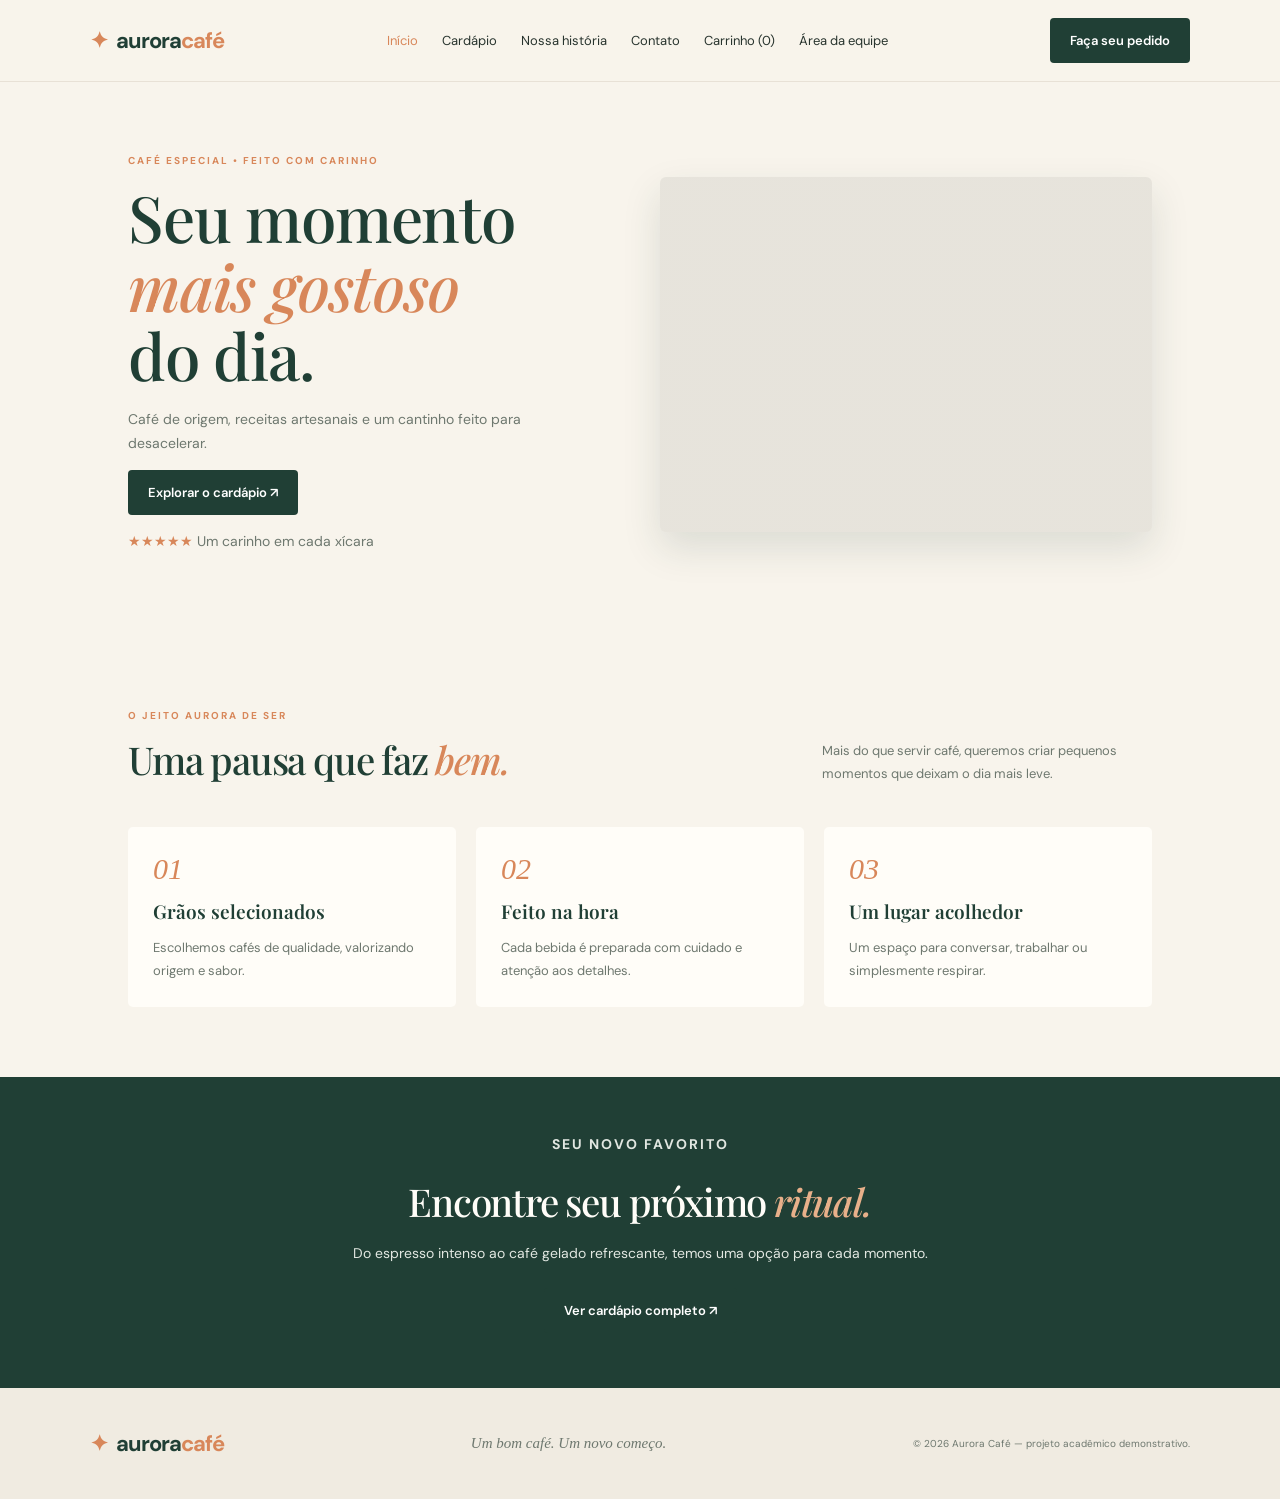
<file: index.html>
<!DOCTYPE html>
<html lang="pt-BR"><head><meta charset="UTF-8"><meta name="viewport" content="width=device-width, initial-scale=1.0"><meta name="description" content="Aurora Café: cafés especiais e receitas artesanais."><title>Início | Aurora Café</title><link rel="stylesheet" href="style.css"></head><body>
<header class="topo">
  <a class="marca" href="index.html"><span class="estrela">✦</span> aurora<span class="cafe">café</span></a>
  <nav aria-label="Navegação principal">
    <a href="index.html" class="ativo">Início</a><a href="cardapio.html" >Cardápio</a><a href="sobre.html" >Nossa história</a><a href="contato.html" >Contato</a>
  <a href="carrinho.php">Carrinho <span id="contadorCarrinho">(0)</span></a><a href="equipe.php">Área da equipe</a></nav>
  <a class="botao" href="contato.html">Faça seu pedido</a>
</header>
<main>
<section class="hero" id="inicio">
<div class="hero-texto"><p class="etiqueta">CAFÉ ESPECIAL • FEITO COM CARINHO</p><h1>Seu momento<br><em>mais gostoso</em><br>do dia.</h1><p>Café de origem, receitas artesanais e um cantinho feito para desacelerar.</p><a class="botao" href="cardapio.html">Explorar o cardápio ↗</a><p><span style="color:var(--laranja)">★★★★★</span> <span class="muted">Um carinho em cada xícara</span></p></div>
<div class="hero-arte foto-cafeteria" role="img" aria-label="Fotografia realista de uma xícara de cappuccino com um croissant ao lado"></div>
</section>
<section class="secao"><div class="cabecalho-secao"><div><p class="etiqueta">O JEITO AURORA DE SER</p><h2>Uma pausa que faz <em>bem.</em></h2></div><p>Mais do que servir café, queremos criar pequenos momentos que deixam o dia mais leve.</p></div><div class="destaques"><article class="destaque"><span class="numero">01</span><h3>Grãos selecionados</h3><p>Escolhemos cafés de qualidade, valorizando origem e sabor.</p></article><article class="destaque"><span class="numero">02</span><h3>Feito na hora</h3><p>Cada bebida é preparada com cuidado e atenção aos detalhes.</p></article><article class="destaque"><span class="numero">03</span><h3>Um lugar acolhedor</h3><p>Um espaço para conversar, trabalhar ou simplesmente respirar.</p></article></div></section>
<section class="banda"><p class="etiqueta">SEU NOVO FAVORITO</p><h2>Encontre seu próximo <em>ritual.</em></h2><p>Do espresso intenso ao café gelado refrescante, temos uma opção para cada momento.</p><a class="botao" href="cardapio.html">Ver cardápio completo ↗</a></section>
</main>
<footer><a class="marca" href="index.html"><span class="estrela">✦</span> aurora<span class="cafe">café</span></a><p>Um bom café. Um novo começo.</p><small>© 2026 Aurora Café — projeto acadêmico demonstrativo.</small></footer>
<script src="script.js"></script>
</body></html>
</file>
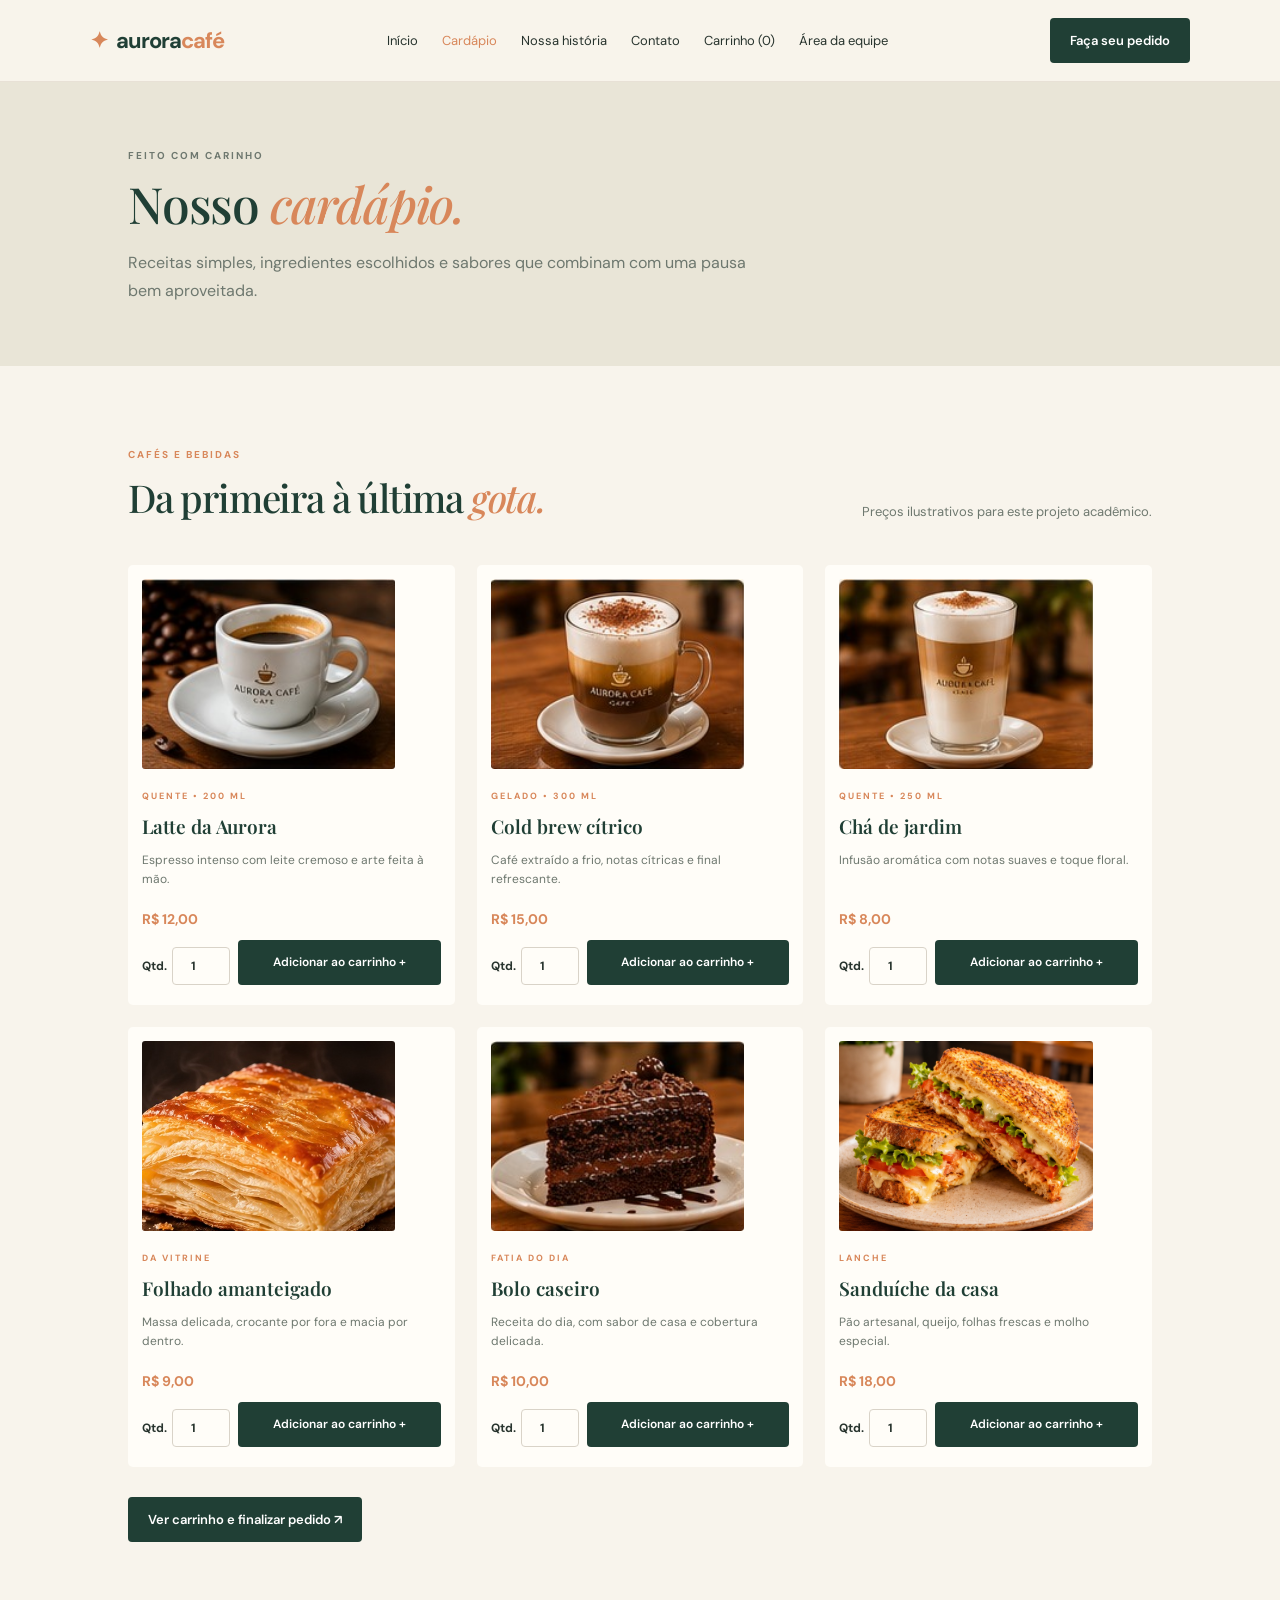
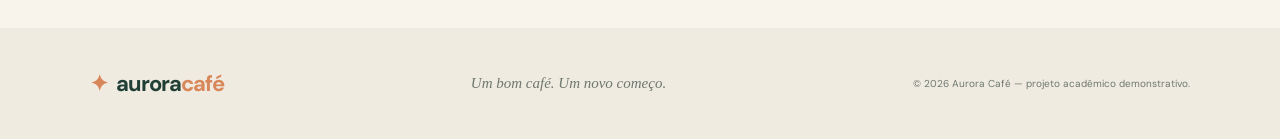
<file: cardapio.html>
<!DOCTYPE html>
<html lang="pt-BR"><head><meta charset="UTF-8"><meta name="viewport" content="width=device-width, initial-scale=1.0"><meta name="description" content="Aurora Café: cafés especiais e receitas artesanais."><title>Cardápio | Aurora Café</title><link rel="stylesheet" href="style.css"></head><body>
<header class="topo">
  <a class="marca" href="index.html"><span class="estrela">✦</span> aurora<span class="cafe">café</span></a>
  <nav aria-label="Navegação principal">
    <a href="index.html" >Início</a><a href="cardapio.html" class="ativo">Cardápio</a><a href="sobre.html" >Nossa história</a><a href="contato.html" >Contato</a>
  <a href="carrinho.php">Carrinho <span id="contadorCarrinho">(0)</span></a><a href="equipe.php">Área da equipe</a></nav>
  <a class="botao" href="contato.html">Faça seu pedido</a>
</header>
<main>
<section class="pagina-topo"><p class="etiqueta">FEITO COM CARINHO</p><h1>Nosso <em>cardápio.</em></h1><p>Receitas simples, ingredientes escolhidos e sabores que combinam com uma pausa bem aproveitada.</p></section>
<section class="secao"><div class="cabecalho-secao"><div><p class="etiqueta">CAFÉS E BEBIDAS</p><h2>Da primeira à última <em>gota.</em></h2></div><p>Preços ilustrativos para este projeto acadêmico.</p></div><div class="produtos">
<article class="produto"><div class="produto-imagem latte"><img src="imagens/cafe-latte.jpg" alt="Cappuccino com arte latte" loading="lazy"></div><p class="categoria">QUENTE • 200 ML</p><h3>Latte da Aurora</h3><p>Espresso intenso com leite cremoso e arte feita à mão.</p><div class="preco">R$ 12,00</div>
<div class="adicionar-produto"><label class="campo-quantidade">Qtd. <input class="quantidade-produto" type="number" min="1" step="1" value="1" inputmode="numeric" aria-label="Quantidade do produto"></label><button class="botao botao-carrinho" type="button" data-nome="Latte da Aurora" data-preco="12.00" data-produto="latte">Adicionar ao carrinho +</button></div><p class="mensagem-carrinho" role="status" aria-live="polite"></p></article>
<article class="produto"><div class="produto-imagem iced"><img src="imagens/cafe-gelado.jpg" alt="Café gelado" loading="lazy"></div><p class="categoria">GELADO • 300 ML</p><h3>Cold brew cítrico</h3><p>Café extraído a frio, notas cítricas e final refrescante.</p><div class="preco">R$ 15,00</div>
<div class="adicionar-produto"><label class="campo-quantidade">Qtd. <input class="quantidade-produto" type="number" min="1" step="1" value="1" inputmode="numeric" aria-label="Quantidade do produto"></label><button class="botao botao-carrinho" type="button" data-nome="Cold brew cítrico" data-preco="15.00" data-produto="iced">Adicionar ao carrinho +</button></div><p class="mensagem-carrinho" role="status" aria-live="polite"></p></article>
<article class="produto"><div class="produto-imagem cha"><img src="imagens/chocolate-quente.jpg" alt="Chá servido em uma xícara" loading="lazy"></div><p class="categoria">QUENTE • 250 ML</p><h3>Chá de jardim</h3><p>Infusão aromática com notas suaves e toque floral.</p><div class="preco">R$ 8,00</div>
<div class="adicionar-produto"><label class="campo-quantidade">Qtd. <input class="quantidade-produto" type="number" min="1" step="1" value="1" inputmode="numeric" aria-label="Quantidade do produto"></label><button class="botao botao-carrinho" type="button" data-nome="Chá de jardim" data-preco="8.00" data-produto="cha">Adicionar ao carrinho +</button></div><p class="mensagem-carrinho" role="status" aria-live="polite"></p></article>
<article class="produto"><div class="produto-imagem doce"><img src="imagens/folheado.jpg" alt="Folheado artesanal" loading="lazy"></div><p class="categoria">DA VITRINE</p><h3>Folhado amanteigado</h3><p>Massa delicada, crocante por fora e macia por dentro.</p><div class="preco">R$ 9,00</div>
<div class="adicionar-produto"><label class="campo-quantidade">Qtd. <input class="quantidade-produto" type="number" min="1" step="1" value="1" inputmode="numeric" aria-label="Quantidade do produto"></label><button class="botao botao-carrinho" type="button" data-nome="Folhado amanteigado" data-preco="9.00" data-produto="doce">Adicionar ao carrinho +</button></div><p class="mensagem-carrinho" role="status" aria-live="polite"></p></article>
<article class="produto"><div class="produto-imagem bolo"><img src="imagens/bolo-chocolate.jpg" alt="Bolo caseiro" loading="lazy"></div><p class="categoria">FATIA DO DIA</p><h3>Bolo caseiro</h3><p>Receita do dia, com sabor de casa e cobertura delicada.</p><div class="preco">R$ 10,00</div>
<div class="adicionar-produto"><label class="campo-quantidade">Qtd. <input class="quantidade-produto" type="number" min="1" step="1" value="1" inputmode="numeric" aria-label="Quantidade do produto"></label><button class="botao botao-carrinho" type="button" data-nome="Bolo caseiro" data-preco="10.00" data-produto="bolo">Adicionar ao carrinho +</button></div><p class="mensagem-carrinho" role="status" aria-live="polite"></p></article>
<article class="produto"><div class="produto-imagem sanduiche"><img src="imagens/pao-queijo.jpg" alt="Sanduíche artesanal" loading="lazy"></div><p class="categoria">LANCHE</p><h3>Sanduíche da casa</h3><p>Pão artesanal, queijo, folhas frescas e molho especial.</p><div class="preco">R$ 18,00</div>
<div class="adicionar-produto"><label class="campo-quantidade">Qtd. <input class="quantidade-produto" type="number" min="1" step="1" value="1" inputmode="numeric" aria-label="Quantidade do produto"></label><button class="botao botao-carrinho" type="button" data-nome="Sanduíche da casa" data-preco="18.00" data-produto="sanduiche">Adicionar ao carrinho +</button></div><p class="mensagem-carrinho" role="status" aria-live="polite"></p></article>
</div><p style="margin-top:30px"><a class="botao" href="carrinho.php">Ver carrinho e finalizar pedido ↗</a></p></section>
</main>
<footer><a class="marca" href="index.html"><span class="estrela">✦</span> aurora<span class="cafe">café</span></a><p>Um bom café. Um novo começo.</p><small>© 2026 Aurora Café — projeto acadêmico demonstrativo.</small></footer>
<script src="script.js"></script>
</body></html>
</file>
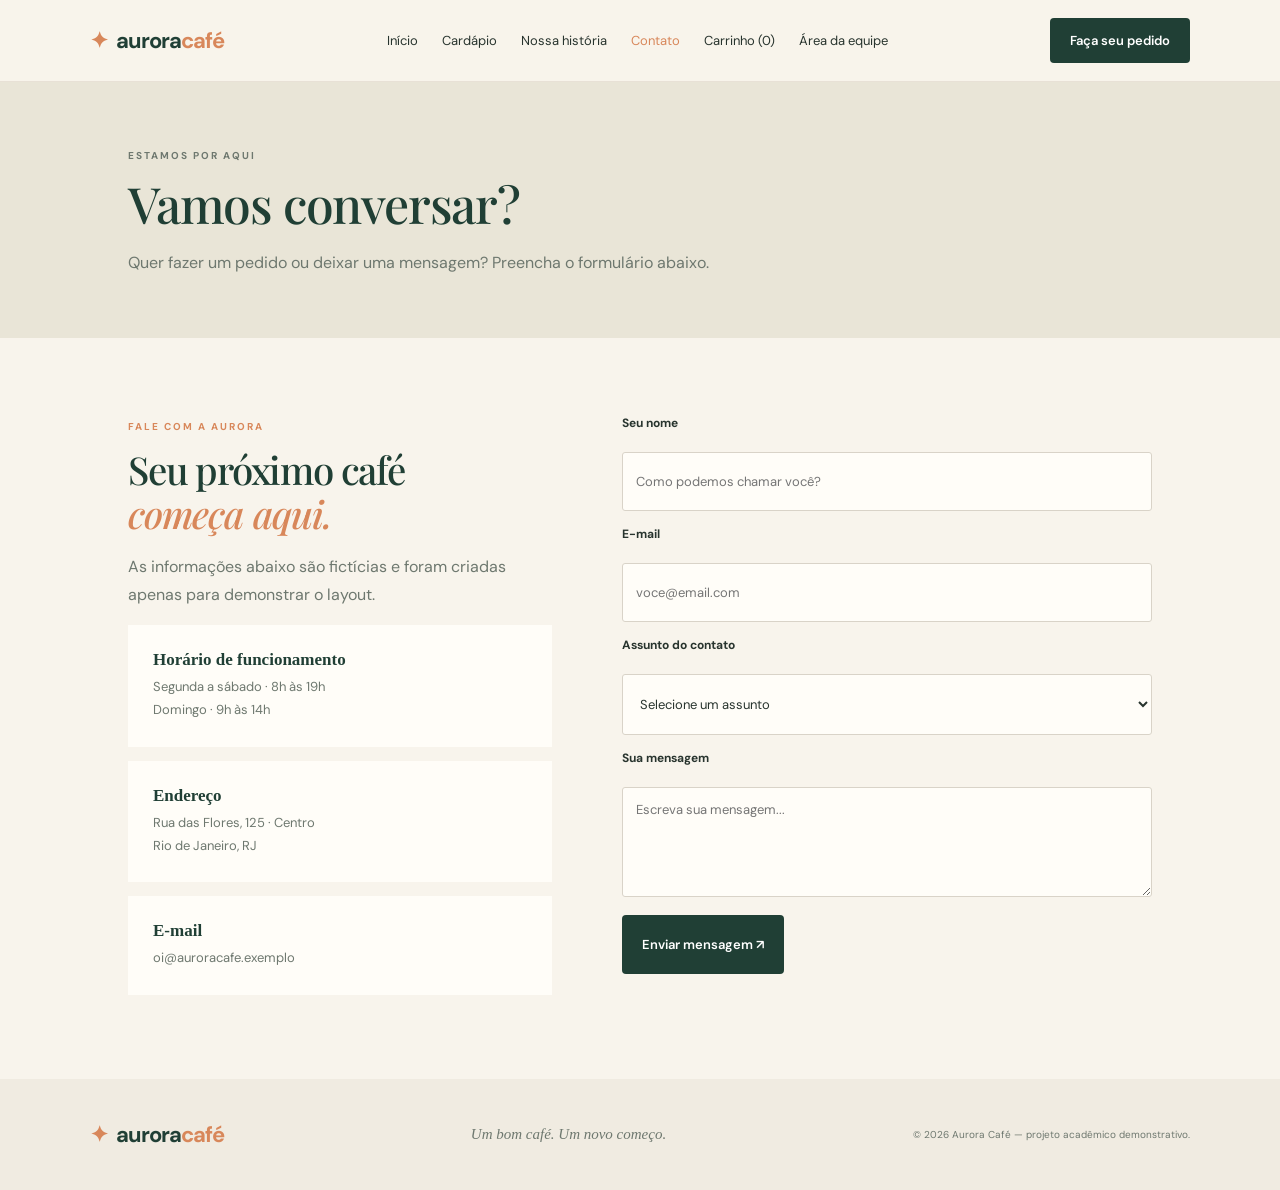
<file: contato.html>
<!DOCTYPE html>
<html lang="pt-BR"><head><meta charset="UTF-8"><meta name="viewport" content="width=device-width, initial-scale=1.0"><meta name="description" content="Aurora Café: cafés especiais e receitas artesanais."><title>Contato | Aurora Café</title><link rel="stylesheet" href="style.css"></head><body>
<header class="topo">
  <a class="marca" href="index.html"><span class="estrela">✦</span> aurora<span class="cafe">café</span></a>
  <nav aria-label="Navegação principal">
    <a href="index.html" >Início</a><a href="cardapio.html" >Cardápio</a><a href="sobre.html" >Nossa história</a><a href="contato.html" class="ativo">Contato</a>
  <a href="carrinho.php">Carrinho <span id="contadorCarrinho">(0)</span></a><a href="equipe.php">Área da equipe</a></nav>
  <a class="botao" href="contato.html">Faça seu pedido</a>
</header>
<main>
<section class="pagina-topo"><p class="etiqueta">ESTAMOS POR AQUI</p><h1>Vamos conversar?</h1><p>Quer fazer um pedido ou deixar uma mensagem? Preencha o formulário abaixo.</p></section>
<section class="secao"><div class="contato-grid"><div><p class="etiqueta">FALE COM A AURORA</p><h2>Seu próximo café<br><em>começa aqui.</em></h2><p class="muted">As informações abaixo são fictícias e foram criadas apenas para demonstrar o layout.</p><div class="info-contato"><h3>Horário de funcionamento</h3><p>Segunda a sábado · 8h às 19h<br>Domingo · 9h às 14h</p></div><div class="info-contato"><h3>Endereço</h3><p>Rua das Flores, 125 · Centro<br>Rio de Janeiro, RJ</p></div><div class="info-contato"><h3>E-mail</h3><p>oi@auroracafe.exemplo</p></div></div>
<form id="pedidoForm" action="processa.php" method="POST"><label for="nome">Seu nome</label><input id="nome" name="nome" type="text" placeholder="Como podemos chamar você?" required minlength="2"><label for="email">E-mail</label><input id="email" name="email" type="email" placeholder="voce@email.com" required><label for="produto">Assunto do contato</label><select id="produto" name="produto" required><option value="">Selecione um assunto</option><option value="duvida-cardapio">Dúvidas sobre o cardápio ou ingredientes</option><option value="pedido-retirada">Pedido para retirada</option><option value="encomenda-doces-bolos">Encomenda de bolos e doces</option><option value="eventos-catering">Café para eventos e reuniões</option><option value="problema-pedido">Problema com um pedido</option><option value="sugestao-elogio">Sugestão ou elogio</option><option value="alergias-restricoes">Alergias ou restrições alimentares</option><option value="parcerias-fornecedores">Parcerias ou fornecedores</option><option value="outro-assunto">Outro assunto</option></select><label for="mensagem">Sua mensagem</label><textarea id="mensagem" name="mensagem" rows="4" placeholder="Escreva sua mensagem..." required></textarea><button class="botao" type="submit">Enviar mensagem ↗</button><p id="formFeedback" class="feedback" aria-live="polite"></p></form></div></section>
</main>
<footer><a class="marca" href="index.html"><span class="estrela">✦</span> aurora<span class="cafe">café</span></a><p>Um bom café. Um novo começo.</p><small>© 2026 Aurora Café — projeto acadêmico demonstrativo.</small></footer>
<script src="script.js"></script>
</body></html>
</file>
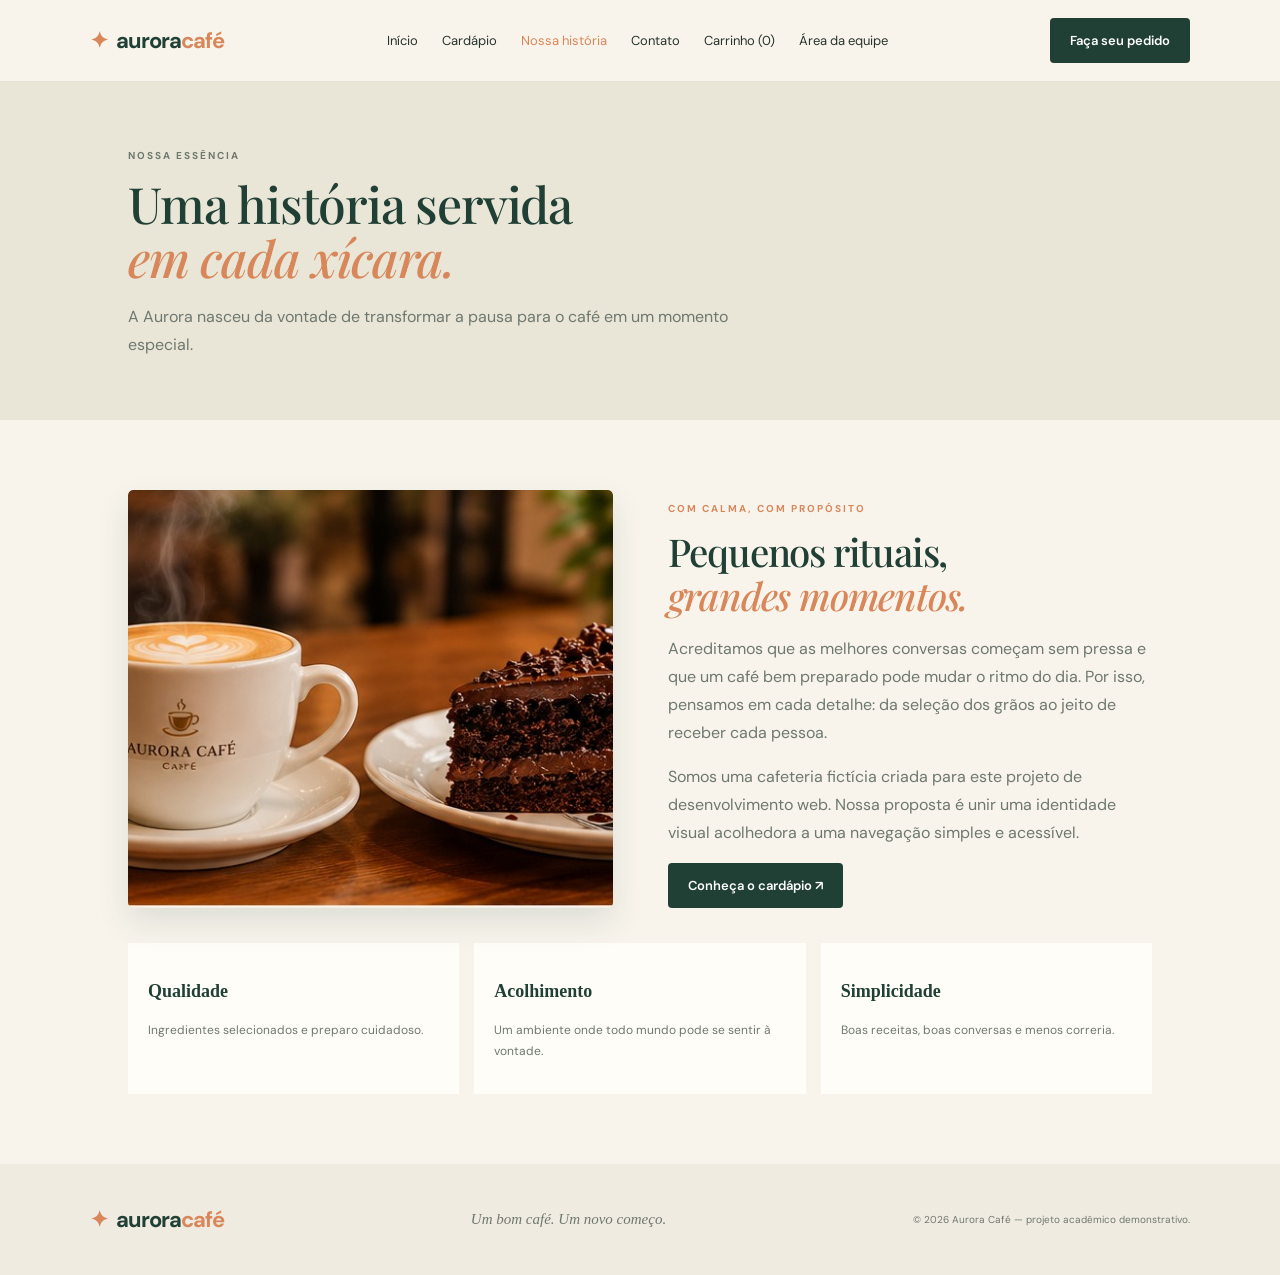
<file: sobre.html>
<!DOCTYPE html>
<html lang="pt-BR"><head><meta charset="UTF-8"><meta name="viewport" content="width=device-width, initial-scale=1.0"><meta name="description" content="Aurora Café: cafés especiais e receitas artesanais."><title>Nossa história | Aurora Café</title><link rel="stylesheet" href="style.css"></head><body>
<header class="topo">
  <a class="marca" href="index.html"><span class="estrela">✦</span> aurora<span class="cafe">café</span></a>
  <nav aria-label="Navegação principal">
    <a href="index.html" >Início</a><a href="cardapio.html" >Cardápio</a><a href="sobre.html" class="ativo">Nossa história</a><a href="contato.html" >Contato</a>
  <a href="carrinho.php">Carrinho <span id="contadorCarrinho">(0)</span></a><a href="equipe.php">Área da equipe</a></nav>
  <a class="botao" href="contato.html">Faça seu pedido</a>
</header>
<main>
<section class="pagina-topo"><p class="etiqueta">NOSSA ESSÊNCIA</p><h1>Uma história servida<br><em>em cada xícara.</em></h1><p>A Aurora nasceu da vontade de transformar a pausa para o café em um momento especial.</p></section>
<section class="secao"><div class="historia"><div class="historia-arte historia-foto"><img src="imagens/historia-cafe-bolo.jpg" alt="Café recém-preparado servido ao lado de um bolo artesanal" loading="lazy"></div><div><p class="etiqueta">COM CALMA, COM PROPÓSITO</p><h2>Pequenos rituais,<br><em>grandes momentos.</em></h2><p class="muted">Acreditamos que as melhores conversas começam sem pressa e que um café bem preparado pode mudar o ritmo do dia. Por isso, pensamos em cada detalhe: da seleção dos grãos ao jeito de receber cada pessoa.</p><p class="muted">Somos uma cafeteria fictícia criada para este projeto de desenvolvimento web. Nossa proposta é unir uma identidade visual acolhedora a uma navegação simples e acessível.</p><a class="botao" href="cardapio.html">Conheça o cardápio ↗</a></div></div>
<div class="valores"><article class="valor"><h3>Qualidade</h3><p>Ingredientes selecionados e preparo cuidadoso.</p></article><article class="valor"><h3>Acolhimento</h3><p>Um ambiente onde todo mundo pode se sentir à vontade.</p></article><article class="valor"><h3>Simplicidade</h3><p>Boas receitas, boas conversas e menos correria.</p></article></div></section>
</main>
<footer><a class="marca" href="index.html"><span class="estrela">✦</span> aurora<span class="cafe">café</span></a><p>Um bom café. Um novo começo.</p><small>© 2026 Aurora Café — projeto acadêmico demonstrativo.</small></footer>

<script src="script.js"></script>
</body></html>
</file>
<file: style.css>
@import url('https://fonts.googleapis.com/css2?family=DM+Sans:wght@400;500;600;700&family=Playfair+Display:ital,wght@0,500;0,600;1,500&display=swap');
:root{--creme:#f8f4ec;--verde:#203f35;--verde2:#31594b;--laranja:#d8875a;--texto:#28342e;--muted:#6e786f;--branco:#fffdf8}
*{box-sizing:border-box}html{scroll-behavior:smooth}body{margin:0;background:var(--creme);color:var(--texto);font-family:'DM Sans',Arial,sans-serif}
.topo{min-height:82px;padding:16px 7%;display:flex;align-items:center;justify-content:space-between;gap:20px;border-bottom:1px solid #e8e1d6;background:rgba(248,244,236,.96)}
.marca{text-decoration:none;color:var(--verde);font-size:22px;font-weight:700;letter-spacing:-1px;white-space:nowrap}.marca .estrela{color:var(--laranja);margin-right:5px}.marca .cafe{color:var(--laranja)}
nav{display:flex;gap:24px;flex-wrap:wrap}nav a{font-size:13px;color:var(--texto);text-decoration:none}nav a:hover,nav a.ativo{color:var(--laranja)}
.botao{display:inline-flex;align-items:center;justify-content:center;gap:15px;border:0;border-radius:4px;background:var(--verde);color:white;text-decoration:none;padding:14px 20px;font:600 13px 'DM Sans',sans-serif;cursor:pointer;transition:.2s}.botao:hover{background:var(--laranja);transform:translateY(-2px)}.botao-secundario{background:transparent;color:var(--verde);border:1px solid var(--verde)}.botao-secundario:hover{color:#fff}
.etiqueta,.categoria{font-size:10px;letter-spacing:2px;font-weight:700;color:var(--laranja)}
h1,h2{font-family:'Playfair Display',Georgia,serif;font-weight:500;letter-spacing:-1.2px;color:var(--verde);margin:12px 0 18px}h1{font-size:clamp(42px,5vw,66px);line-height:1.08}h2{font-size:clamp(30px,3vw,43px);line-height:1.15}h1 em,h2 em{color:var(--laranja);font-weight:500}
p{line-height:1.75}.muted{color:var(--muted)}.secao{padding:70px 10%}.cabecalho-secao{display:flex;align-items:end;justify-content:space-between;gap:25px;margin-bottom:28px}.cabecalho-secao>p{max-width:330px;color:var(--muted);font-size:13px}
.hero{min-height:510px;padding:60px 10%;display:grid;grid-template-columns:1fr 1fr;align-items:center;gap:40px}.hero-texto>p:not(.etiqueta){max-width:400px;color:var(--muted);font-size:14px}.hero-arte{height:355px;position:relative;display:flex;align-items:center;justify-content:center;background:#e9e5d7;border-radius:48% 48% 4px 4px;overflow:hidden}.sol{position:absolute;width:200px;height:200px;background:#d9a16d;border-radius:50%;top:35px;right:50px}.prato{position:absolute;width:275px;height:65px;background:#f8f4ec;border-radius:50%;bottom:55px;box-shadow:0 10px 0 #d2c7b4}.xicara{position:absolute;width:150px;height:130px;background:#fffaf0;border-radius:15px 15px 48px 48px;bottom:95px;left:calc(50% - 80px);box-shadow:inset -12px -5px #e7ddca}.cafe-superficie{position:absolute;left:9px;right:9px;top:8px;height:25px;background:#63442e;border-radius:50%}.alca{position:absolute;width:50px;height:60px;border:12px solid #fffaf0;border-left:0;border-radius:0 40px 40px 0;right:-40px;top:22px}.folha{position:absolute;width:80px;height:35px;background:#52735a;border-radius:100% 0 100% 0}.folha-a{left:55px;bottom:85px;transform:rotate(-30deg)}.folha-b{right:50px;bottom:115px;transform:rotate(35deg) scale(.8)}.selo{position:absolute;right:22px;bottom:24px;width:70px;height:70px;border:1px solid var(--verde);border-radius:50%;display:grid;place-content:center;text-align:center;font:italic 13px Georgia;color:var(--verde);transform:rotate(10deg)}
.destaques{display:grid;grid-template-columns:repeat(3,1fr);gap:20px}.destaque{padding:25px;background:var(--branco);border-radius:5px}.destaque .numero{font:italic 30px Georgia;color:var(--laranja)}.destaque h3{font:600 19px 'Playfair Display',Georgia,serif;color:var(--verde);margin:12px 0 6px}.destaque p{font-size:13px;color:var(--muted);margin-bottom:0}
.produtos{display:grid;grid-template-columns:repeat(3,1fr);gap:22px}.produto{background:var(--branco);padding:14px 14px 20px;border-radius:5px}.produto-imagem{height:160px;display:grid;place-items:center;border-radius:3px;font-size:55px}.latte{background:#e8d9c5}.iced{background:#d9e3d6}.doce{background:#f0dfce}.cha{background:#e2e5d4}.bolo{background:#edd9d0}.sanduiche{background:#dce3d5}.categoria{font-size:9px;margin:20px 0 8px}.produto h3{font:600 19px 'Playfair Display',Georgia,serif;color:var(--verde);margin:0 0 8px}.produto p:not(.categoria){font-size:12px;line-height:1.6;color:var(--muted);min-height:45px}.preco{color:var(--laranja);font-weight:700;font-size:14px;margin-top:14px}
.banda{background:var(--verde);color:#fffdf8;text-align:center;padding:55px 10%}.banda h2{color:#fffdf8}.banda h2 em{color:#e8b08a}.banda p{color:#e1e7e1;max-width:600px;margin:0 auto 22px;font-size:14px}
.historia{display:grid;grid-template-columns:1fr 1fr;gap:55px;align-items:center}.historia-arte{min-height:330px;border-radius:45% 45% 4px 4px;background:#e9e5d7;display:grid;place-items:center;font-size:100px;position:relative}.historia-arte:after{content:"desde 2021";position:absolute;bottom:22px;right:20px;border:1px solid var(--verde);border-radius:50%;width:82px;height:82px;display:grid;place-items:center;font:italic 13px Georgia;color:var(--verde);transform:rotate(10deg)}.valores{display:grid;grid-template-columns:repeat(3,1fr);gap:15px;margin-top:35px}.valor{padding:20px;background:#fffdf8}.valor h3{font:600 18px Georgia;color:var(--verde)}.valor p{font-size:12px;color:var(--muted)}
.pagina-topo{padding:55px 10% 45px;background:#e9e5d7}.pagina-topo h1{font-size:50px}.pagina-topo p{max-width:650px;color:var(--muted)}
.contato-grid{display:grid;grid-template-columns:.8fr 1fr;gap:70px}.info-contato{padding:25px;background:#fffdf8;margin-bottom:14px}.info-contato h3{font:600 17px Georgia;color:var(--verde);margin:0 0 6px}.info-contato p{font-size:13px;color:var(--muted);margin:0}
form{display:grid;gap:8px}label{font-size:12px;font-weight:700;margin-top:7px}input,select,textarea{width:100%;border:1px solid #d9d3c8;border-radius:3px;background:#fffdf8;padding:13px;font:13px 'DM Sans',sans-serif;color:var(--texto)}input:focus,select:focus,textarea:focus{outline:2px solid #d8875a55;border-color:var(--laranja)}form .botao{margin-top:10px;justify-self:start}.feedback{font-size:12px;color:var(--verde);min-height:14px;margin:0}
footer{padding:32px 7%;display:flex;align-items:center;justify-content:space-between;gap:15px;flex-wrap:wrap;background:#f0ebe1}footer p{font:italic 15px Georgia;color:var(--muted)}footer small{font-size:10px;color:var(--muted)}
@media(max-width:760px){.topo{padding:18px 6%;flex-wrap:wrap}.topo nav{order:3;width:100%;justify-content:space-between;gap:10px}.topo>.botao{margin-left:auto}.hero,.historia,.contato-grid{grid-template-columns:1fr}.hero{padding:45px 7%;gap:25px}.hero-arte{height:300px}.secao{padding:50px 7%}.pagina-topo{padding:45px 7%}.produtos,.destaques,.valores{grid-template-columns:1fr}.cabecalho-secao{display:block}.historia-arte{min-height:260px}.contato-grid{gap:25px}}
@media(prefers-reduced-motion:reduce){html{scroll-behavior:auto}*{transition:none!important}}
/* Atualização: fotografias realistas para o início e o cardápio */
.hero-arte.foto-cafeteria{
  background:linear-gradient(0deg,rgba(28,34,28,.08),rgba(28,34,28,.08)),
  url('https://images.unsplash.com/photo-1720692739658-ee952b1aebb1?auto=format&fit=crop&w=1800&q=90') center/cover no-repeat;
  border-radius:6px;
  box-shadow:0 16px 38px rgba(32,63,53,.13);
}
.hero-arte.foto-cafeteria .sol,
.hero-arte.foto-cafeteria .folha,
.hero-arte.foto-cafeteria .prato,
.hero-arte.foto-cafeteria .xicara,
.hero-arte.foto-cafeteria .selo{display:none}
.produto-imagem{height:190px;display:block;overflow:hidden;border-radius:3px;background:#e8d9c5}
.produto-imagem img{width:100%;height:100%;display:block;object-fit:cover;transition:transform .35s ease}
.produto:hover .produto-imagem img{transform:scale(1.04)}
@media(max-width:700px){.produto-imagem{height:200px}}


/* Novas funcionalidades: carrinho de compras e área administrativa */
.botao-carrinho{margin-top:12px;padding:11px 13px;font-size:12px;width:100%}
.carrinho-layout{display:grid;grid-template-columns:1.25fr .75fr;gap:28px;align-items:start}
.carrinho-lista,.resumo-carrinho,.painel-card{background:var(--branco);padding:24px;border-radius:5px}
.item-carrinho{display:grid;grid-template-columns:1fr auto;gap:15px;padding:17px 0;border-bottom:1px solid #e8e1d6}
.item-carrinho h3{margin:0 0 5px;font:600 17px Georgia;color:var(--verde)}
.item-carrinho p{margin:0;color:var(--muted);font-size:12px}
.controles-quantidade{display:flex;align-items:center;gap:9px;margin-top:10px}
.controles-quantidade button{border:1px solid #d9d3c8;background:#fffdf8;border-radius:3px;padding:5px 10px;cursor:pointer}
.remover-item{border:0;background:none;color:#a13d2c;cursor:pointer;font:12px 'DM Sans',sans-serif;margin-top:8px}
.total-linha{display:flex;justify-content:space-between;gap:15px;padding:10px 0;font-size:14px}
.total-linha.destaque-total{font-size:19px;font-weight:700;color:var(--verde);border-top:1px solid #e8e1d6;margin-top:8px;padding-top:18px}
.resumo-carrinho form{margin-top:20px}
.aviso-sistema{padding:14px 16px;background:#e9e5d7;border-radius:4px;font-size:13px;color:var(--texto)}
.login-equipe{max-width:460px;margin:0 auto;background:var(--branco);padding:30px;border-radius:5px}
.painel-topo{display:flex;justify-content:space-between;align-items:center;gap:20px;flex-wrap:wrap}
.metricas{display:grid;grid-template-columns:repeat(4,1fr);gap:15px;margin:28px 0}
.metrica{background:var(--branco);padding:20px;border-radius:5px}
.metrica span{display:block;font-size:12px;color:var(--muted);margin-bottom:10px}
.metrica strong{font-size:clamp(19px,2vw,26px);color:var(--verde)}
.painel-grid{display:grid;grid-template-columns:1fr 1fr;gap:20px;margin-top:20px}
.tabela-painel{width:100%;border-collapse:collapse;font-size:12px}
.tabela-painel th,.tabela-painel td{text-align:left;padding:11px 8px;border-bottom:1px solid #e8e1d6;vertical-align:top}
.tabela-painel th{color:var(--verde)}
.resultado-negativo{color:#b34332!important}.resultado-positivo{color:var(--verde)!important}
@media(max-width:760px){.carrinho-layout,.painel-grid{grid-template-columns:1fr}.metricas{grid-template-columns:repeat(2,1fr)}.item-carrinho{grid-template-columns:1fr auto}.topo nav{justify-content:flex-start}}


/* Ajustes solicitados: foto na seção Nossa História e imagens do cardápio */
.historia-foto{min-height:380px;height:100%;overflow:hidden;display:block;position:relative;border-radius:5px;background:#e9e5d7;box-shadow:0 14px 32px rgba(32,63,53,.12)}
.historia-foto img{display:block;width:100%;height:100%;min-height:380px;object-fit:cover;object-position:center;border-radius:5px}
.historia-foto:after{content:none}
.selo-historia{display:none!important}
.produto-imagem{height:190px;aspect-ratio:4/3;display:block;overflow:hidden;border-radius:3px;background:#e8d9c5}
.produto-imagem img{width:100%;height:100%;display:block;object-fit:cover;object-position:center}
@media(max-width:760px){.historia-foto,.historia-foto img{min-height:270px}.produto-imagem{height:210px;aspect-ratio:4/3}}


/* Quantidade selecionável e confirmação ao adicionar produtos */
.adicionar-produto{display:flex;align-items:stretch;gap:8px;margin-top:12px}
.adicionar-produto .botao-carrinho{margin-top:0;flex:1;min-width:0;width:auto}
.campo-quantidade{display:flex;align-items:center;gap:5px;white-space:nowrap;font-size:12px;color:var(--texto)}
.quantidade-produto{width:58px;min-width:0;padding:10px 5px;border:1px solid #d9d3c8;border-radius:4px;background:#fffdf8;color:var(--texto);font:inherit;text-align:center}
.mensagem-carrinho{min-height:18px;margin:7px 0 0;color:#276749;font-size:12px;font-weight:600}
.mensagem-carrinho:empty{display:none}
.mensagem-carrinho.mensagem-erro{color:#b34332}
</file>
